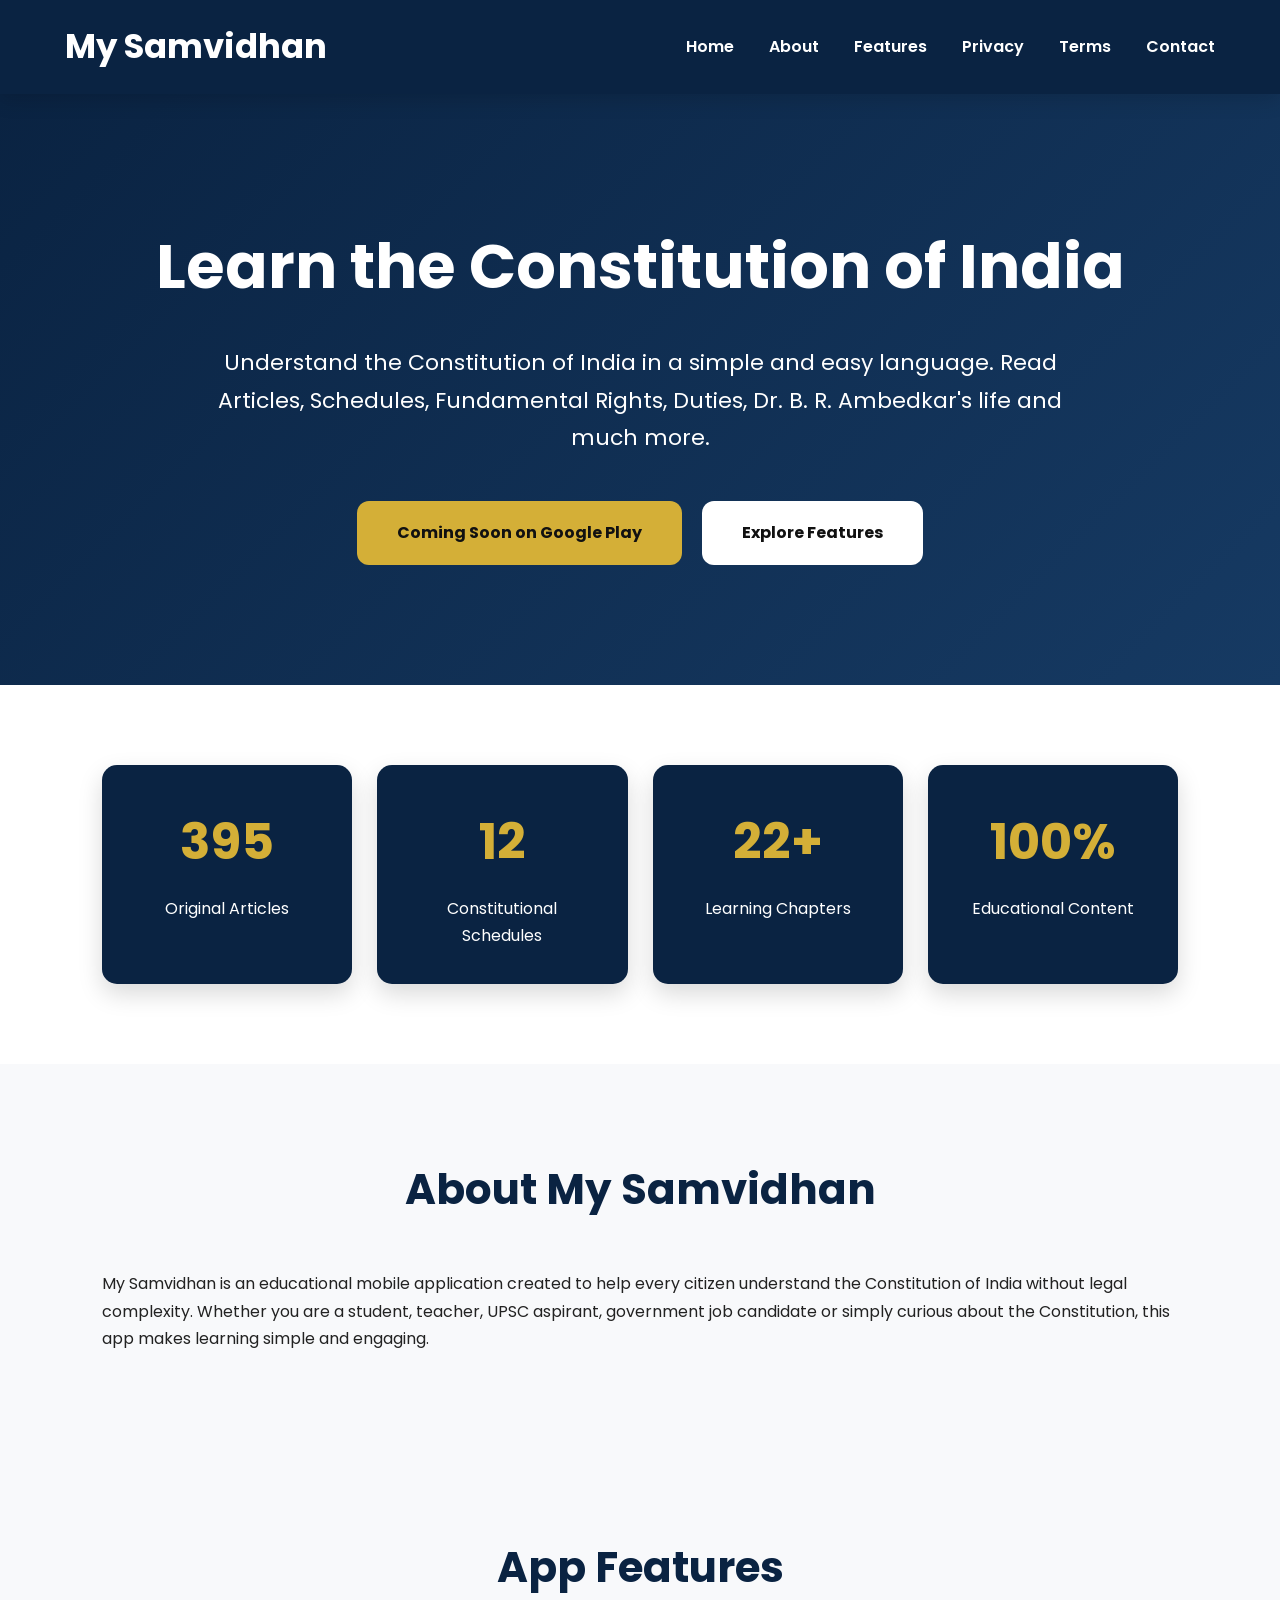
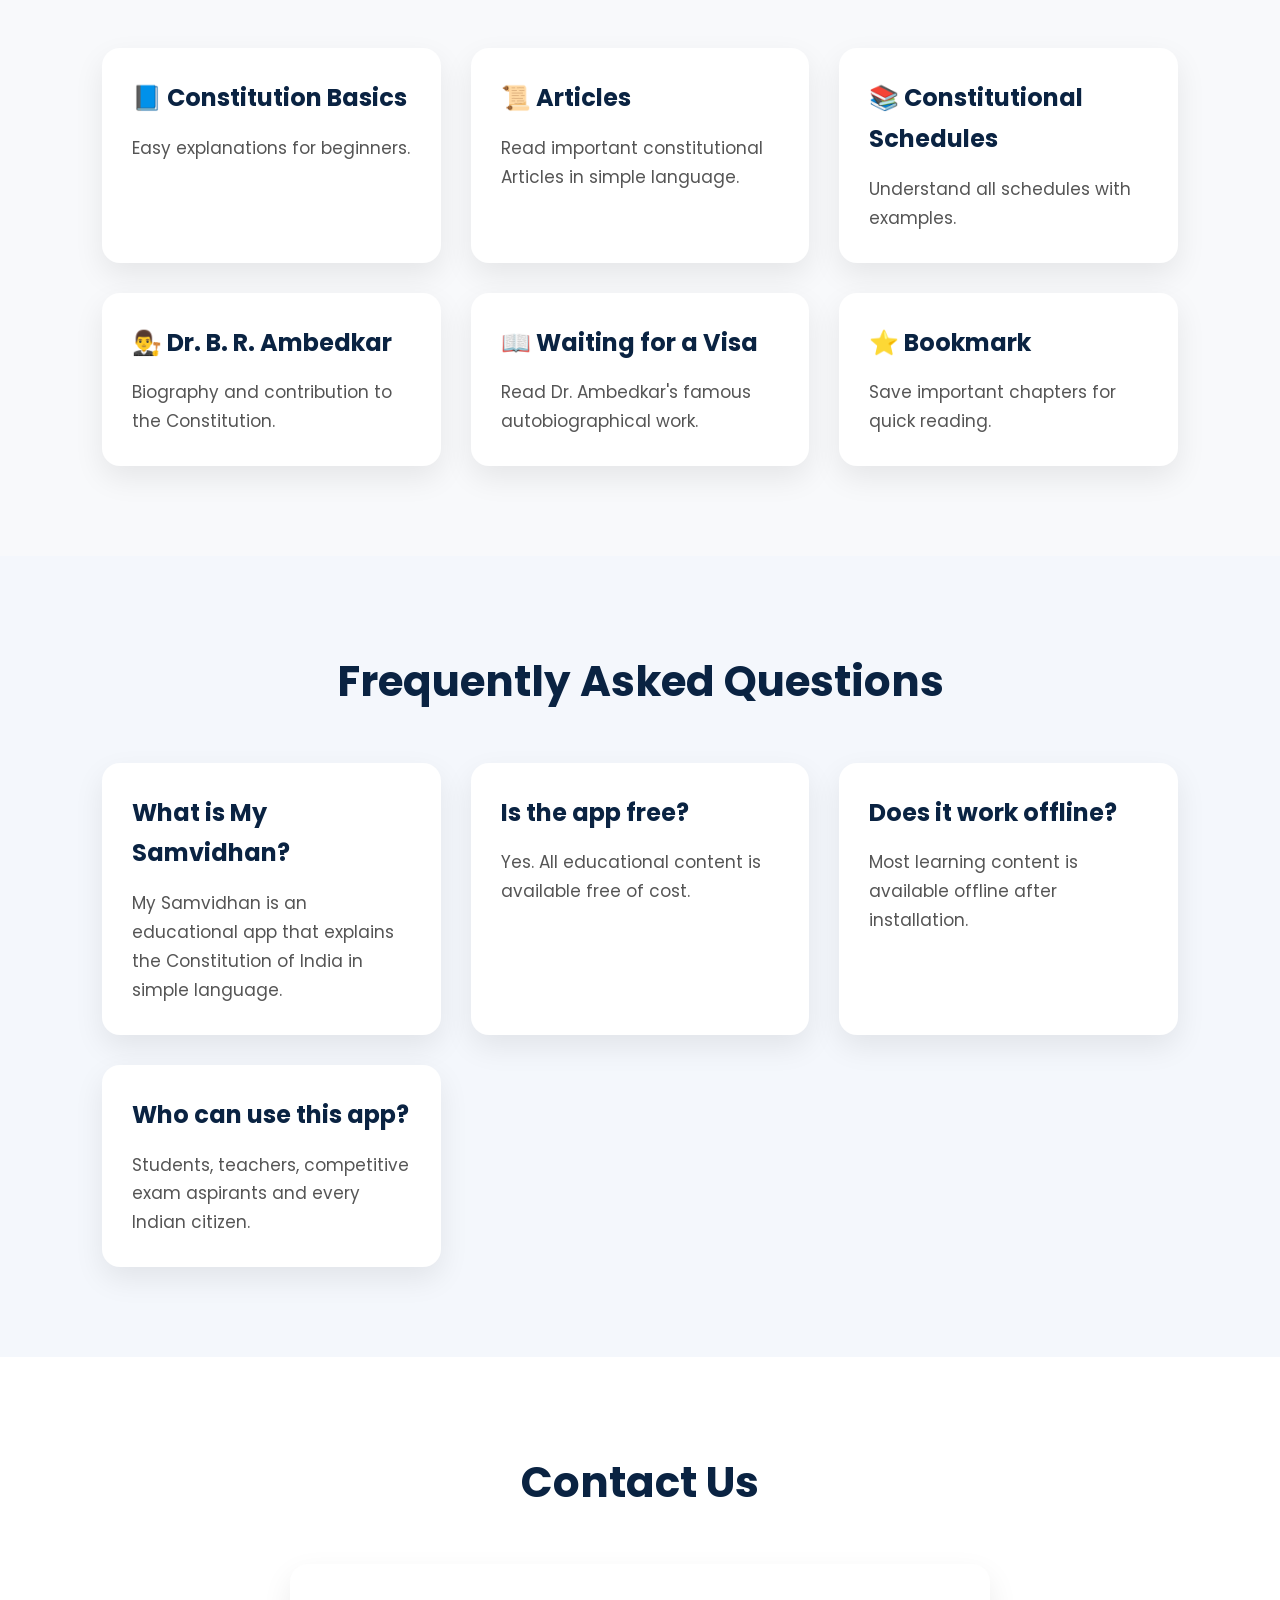
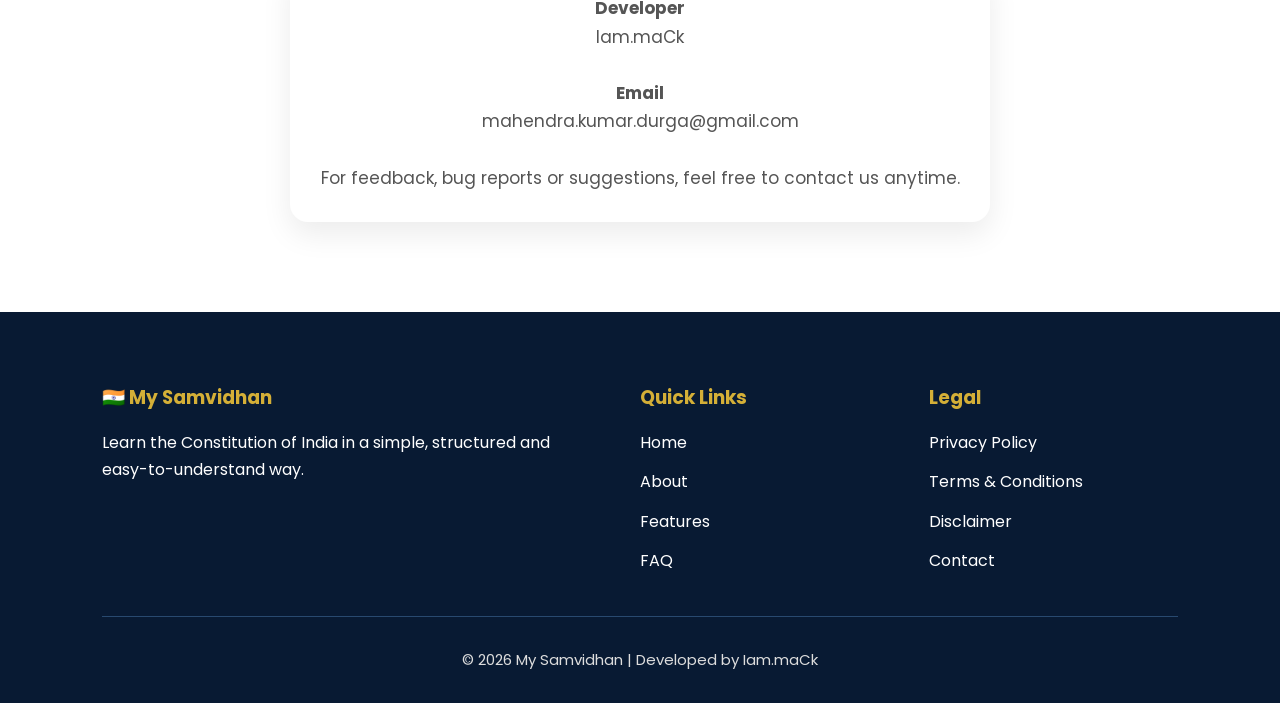
<file: index.html>
<!DOCTYPE html>
<html lang="en">
<head>
<meta charset="UTF-8">
<meta name="viewport" content="width=device-width, initial-scale=1.0">

<title>My Samvidhan - Learn the Constitution of India</title>

<meta name="description" content="Learn the Constitution of India in simple language with Articles, Schedules, Dr. B. R. Ambedkar, Waiting for a Visa and more.">

<link rel="stylesheet" href="style.css">

<link rel="preconnect" href="https://fonts.googleapis.com">
<link rel="preconnect" href="https://fonts.gstatic.com" crossorigin>

<link href="https://fonts.googleapis.com/css2?family=Poppins:wght@300;400;500;600;700;800&display=swap" rel="stylesheet">

</head>

<body>

<header>

<nav class="navbar">

<div class="logo">

<h2>My Samvidhan</h2>

</div>

<ul>

<li><a href="#home">Home</a></li>
  
<li><a href="#about">About</a></li>
  
<li><a href="#features">Features</a></li>
  
<li><a href="privacy-policy.html">Privacy</a></li>
  
<li><a href="terms-and-conditions.html">Terms</a></li>
  
<li><a href="contact.html">Contact</a></li>

</ul>

</nav>

</header>

<main>

<section id="home" class="hero">

<div class="hero-content">

<h1>Learn the Constitution of India</h1>

<p>

Understand the Constitution of India in a simple and easy language.
Read Articles, Schedules, Fundamental Rights, Duties,
Dr. B. R. Ambedkar's life and much more.

</p>

<div class="hero-buttons">

<a href="#" class="btn">

Coming Soon on Google Play

</a>

<a href="#features" class="btn secondary">

Explore Features

</a>

</div>

</div>

</section>

<section class="stats">

<div class="stat-box">

<h2>395</h2>

<p>Original Articles</p>

</div>

<div class="stat-box">

<h2>12</h2>

<p>Constitutional Schedules</p>

</div>

<div class="stat-box">

<h2>22+</h2>

<p>Learning Chapters</p>

</div>

<div class="stat-box">

<h2>100%</h2>

<p>Educational Content</p>

</div>

</section>

<section id="about">

<h2>About My Samvidhan</h2>

<p>

My Samvidhan is an educational mobile application created to help every citizen understand the Constitution of India without legal complexity.

Whether you are a student, teacher, UPSC aspirant, government job candidate or simply curious about the Constitution, this app makes learning simple and engaging.

</p>

</section>

<section id="features">

<h2>App Features</h2>

<div class="cards">

<div class="card">

<h3>📘 Constitution Basics</h3>

<p>

Easy explanations for beginners.

</p>

</div>

<div class="card">

<h3>📜 Articles</h3>

<p>

Read important constitutional Articles in simple language.

</p>

</div>

<div class="card">

<h3>📚 Constitutional Schedules</h3>

<p>

Understand all schedules with examples.

</p>

</div>

<div class="card">

<h3>👨‍⚖️ Dr. B. R. Ambedkar</h3>

<p>

Biography and contribution to the Constitution.

</p>

</div>

<div class="card">

<h3>📖 Waiting for a Visa</h3>

<p>

Read Dr. Ambedkar's famous autobiographical work.

</p>

</div>

<div class="card">

<h3>⭐ Bookmark</h3>

<p>

Save important chapters for quick reading.

</p>

</div>

</div>

</section>
<section id="faq">

<h2>Frequently Asked Questions</h2>

<div class="cards">

<div class="card">
<h3>What is My Samvidhan?</h3>
<p>
My Samvidhan is an educational app that explains the Constitution of India in simple language.
</p>
</div>

<div class="card">
<h3>Is the app free?</h3>
<p>
Yes. All educational content is available free of cost.
</p>
</div>

<div class="card">
<h3>Does it work offline?</h3>
<p>
Most learning content is available offline after installation.
</p>
</div>

<div class="card">
<h3>Who can use this app?</h3>
<p>
Students, teachers, competitive exam aspirants and every Indian citizen.
</p>
</div>

</div>

</section>

<section id="contact">

<h2>Contact Us</h2>

<div class="card">

<p><strong>Developer</strong></p>

<p>Iam.maCk</p>

<br>

<p><strong>Email</strong></p>

<p>mahendra.kumar.durga@gmail.com</p>

<br>

<p>
For feedback, bug reports or suggestions, feel free to contact us anytime.
</p>

</div>

</section>

<footer>

<div class="footer-container">

<div>

<h3>🇮🇳 My Samvidhan</h3>

<p>
Learn the Constitution of India in a simple, structured and easy-to-understand way.
</p>

</div>

<div>

<h3>Quick Links</h3>

<ul>

<li><a href="#home">Home</a></li>

<li><a href="#about">About</a></li>

<li><a href="#features">Features</a></li>

<li><a href="#faq">FAQ</a></li>

</ul>

</div>

<div>

<h3>Legal</h3>

<ul>

<li><a href="privacy-policy.html">Privacy Policy</a></li>

<li><a href="terms-and-conditions.html">Terms & Conditions</a></li>

<li><a href="disclaimer.html">Disclaimer</a></li>

<li><a href="contact.html">Contact</a></li>

</ul>

</div>

</div>

<hr>

<p class="copyright">

© 2026 My Samvidhan | Developed by Iam.maCk

</p>

</footer>

<script src="script.js"></script>

</main>

</body>

</html>
</file>
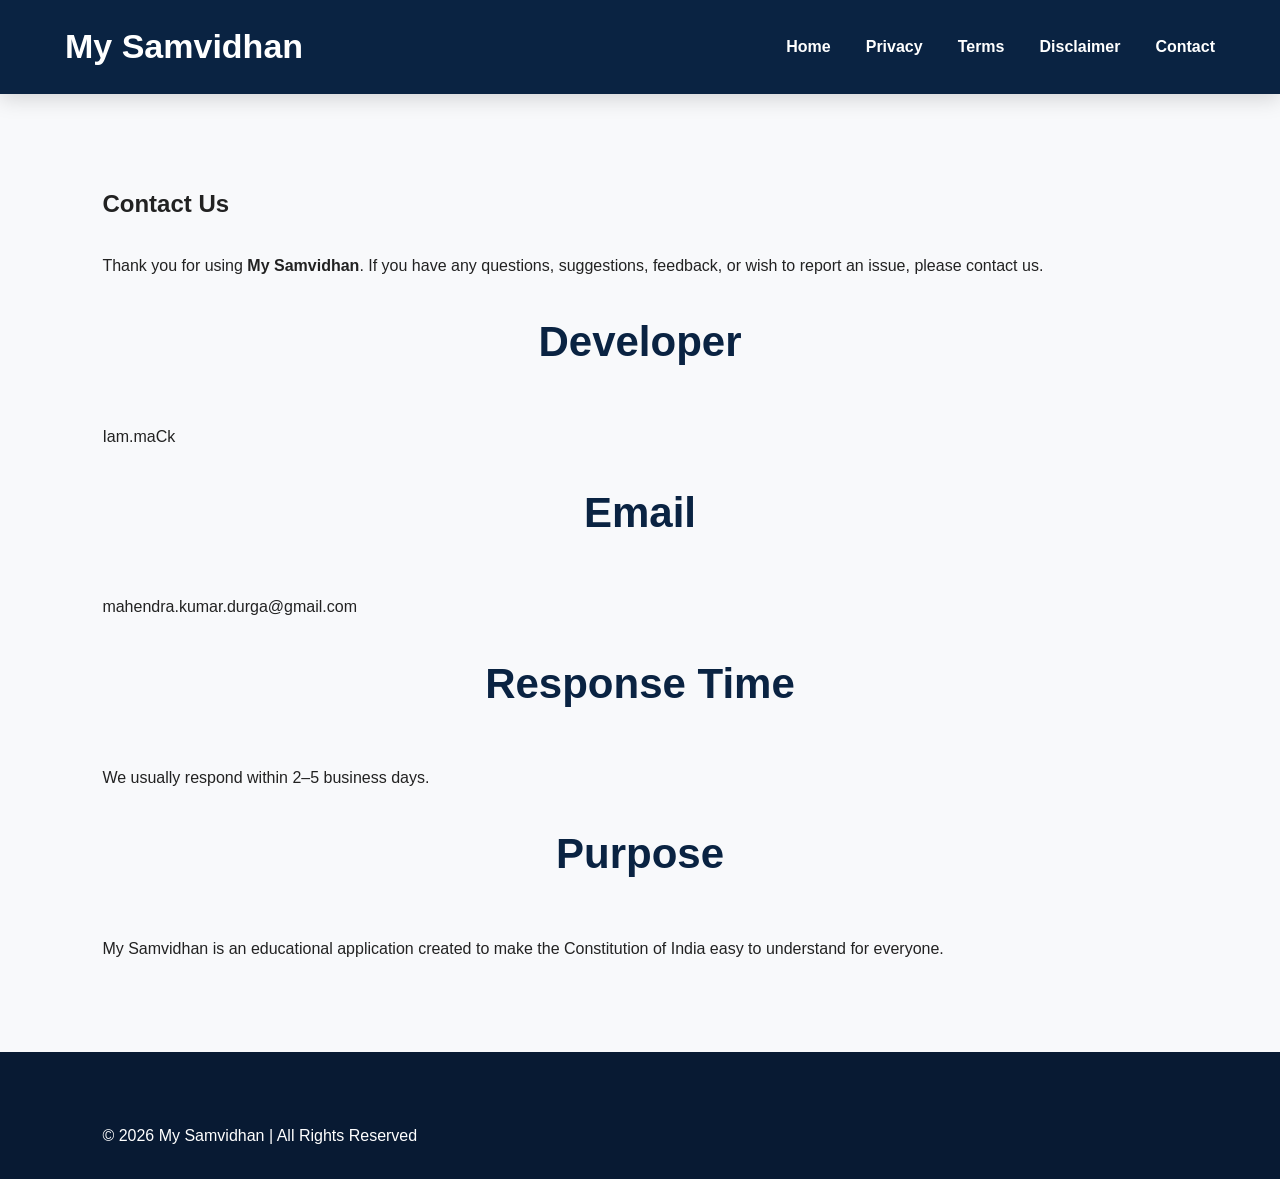
<file: contact.html>
<!DOCTYPE html>
<html lang="en">
<head>

<meta charset="UTF-8">
<meta name="viewport" content="width=device-width, initial-scale=1.0">

<title>Contact Us | My Samvidhan</title>

<link rel="stylesheet" href="style.css">

</head>

<body>

<header>

<nav class="navbar">

<div class="logo">
<h2>My Samvidhan</h2>
</div>

<ul>

<li><a href="index.html">Home</a></li>
<li><a href="privacy-policy.html">Privacy</a></li>
<li><a href="terms-and-conditions.html">Terms</a></li>
<li><a href="disclaimer.html">Disclaimer</a></li>
<li><a href="contact.html">Contact</a></li>

</ul>

</nav>

</header>

<section>

<h1>Contact Us</h1>

<br>

<p>
Thank you for using <strong>My Samvidhan</strong>.
If you have any questions, suggestions, feedback, or wish to report an issue, please contact us.
</p>

<br>

<h2>Developer</h2>

<p>Iam.maCk</p>

<br>

<h2>Email</h2>

<p>
mahendra.kumar.durga@gmail.com
</p>

<br>

<h2>Response Time</h2>

<p>
We usually respond within 2–5 business days.
</p>

<br>

<h2>Purpose</h2>

<p>
My Samvidhan is an educational application created to make the Constitution of India easy to understand for everyone.
</p>

</section>

<footer>

<p>
© 2026 My Samvidhan | All Rights Reserved
</p>

</footer>

</body>

</html>
</file>
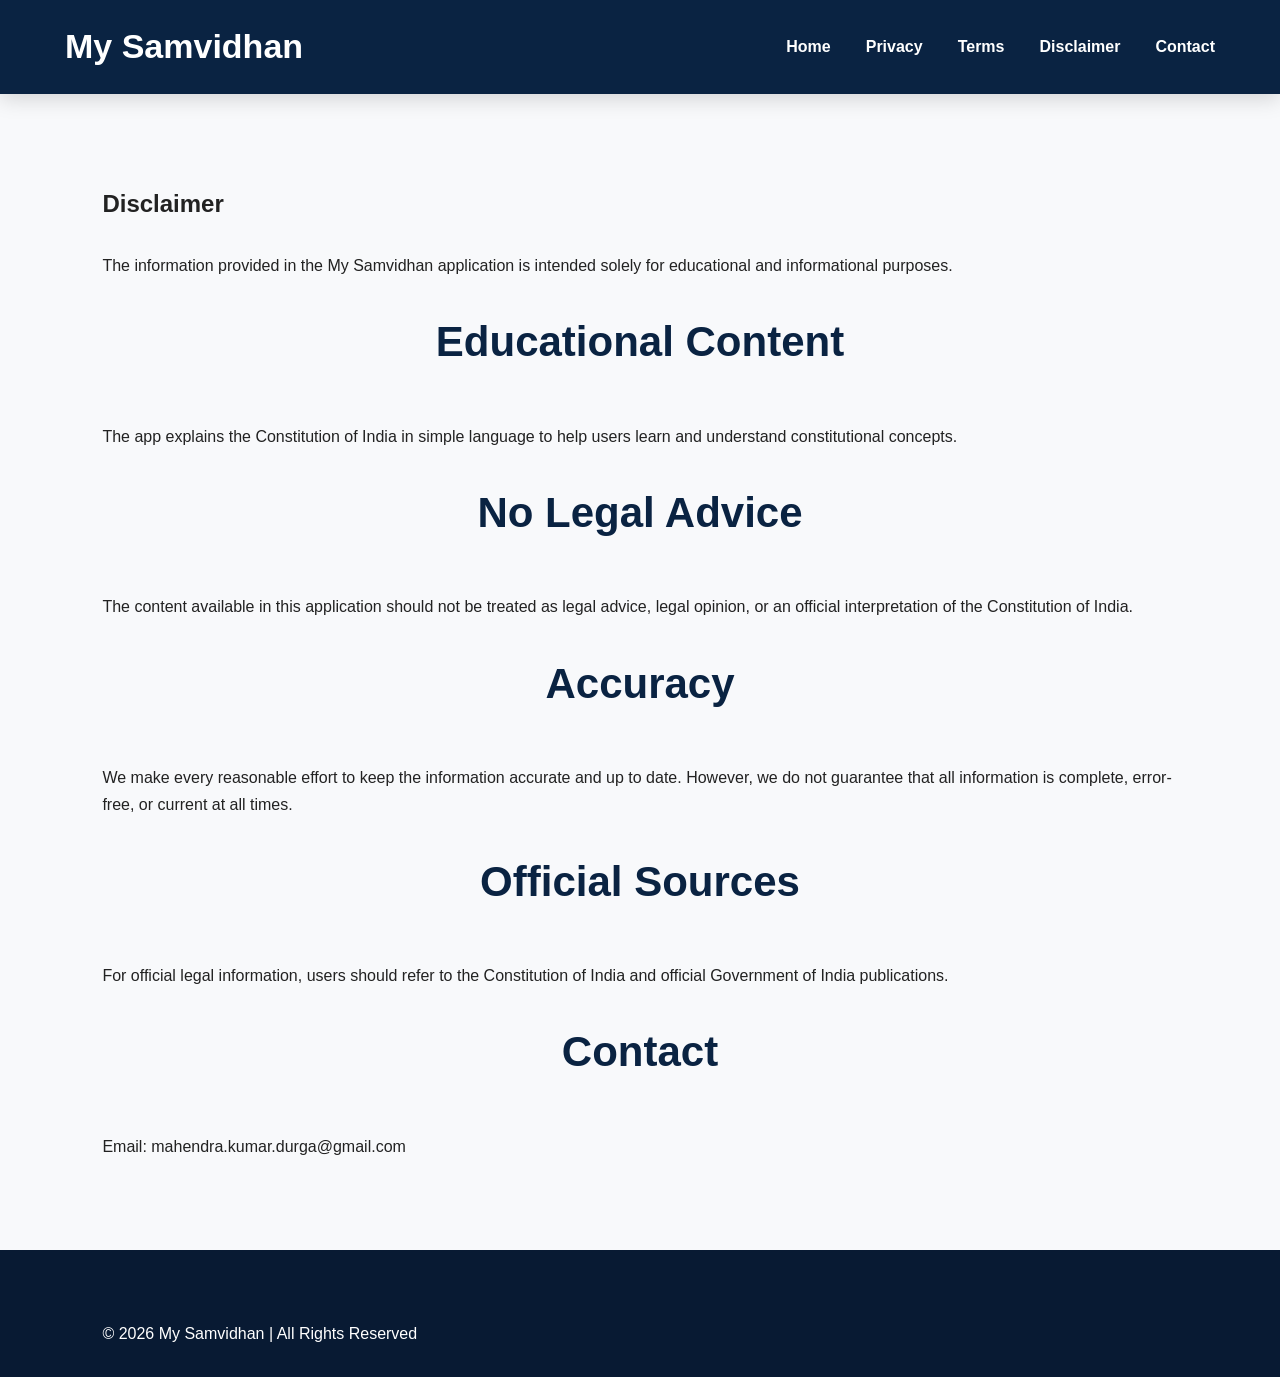
<file: disclaimer.html>
<!DOCTYPE html>
<html lang="en">
<head>

<meta charset="UTF-8">
<meta name="viewport" content="width=device-width, initial-scale=1.0">

<title>Disclaimer | My Samvidhan</title>

<link rel="stylesheet" href="style.css">

</head>

<body>

<header>

<nav class="navbar">

<div class="logo">
<h2> My Samvidhan</h2>
</div>

<ul>
<li><a href="index.html">Home</a></li>
<li><a href="privacy-policy.html">Privacy</a></li>
<li><a href="terms-and-conditions.html">Terms</a></li>
<li><a href="disclaimer.html">Disclaimer</a></li>
<li><a href="contact.html">Contact</a></li>
</ul>

</nav>

</header>

<section>

<h1>Disclaimer</h1>

<br>

<p>
The information provided in the My Samvidhan application is intended solely for educational and informational purposes.
</p>

<br>

<h2>Educational Content</h2>

<p>
The app explains the Constitution of India in simple language to help users learn and understand constitutional concepts.
</p>

<br>

<h2>No Legal Advice</h2>

<p>
The content available in this application should not be treated as legal advice, legal opinion, or an official interpretation of the Constitution of India.
</p>

<br>

<h2>Accuracy</h2>

<p>
We make every reasonable effort to keep the information accurate and up to date. However, we do not guarantee that all information is complete, error-free, or current at all times.
</p>

<br>

<h2>Official Sources</h2>

<p>
For official legal information, users should refer to the Constitution of India and official Government of India publications.
</p>

<br>

<h2>Contact</h2>

<p>
Email: mahendra.kumar.durga@gmail.com
</p>

</section>

<footer>

<p>
© 2026 My Samvidhan | All Rights Reserved
</p>

</footer>

</body>
</html>
</file>
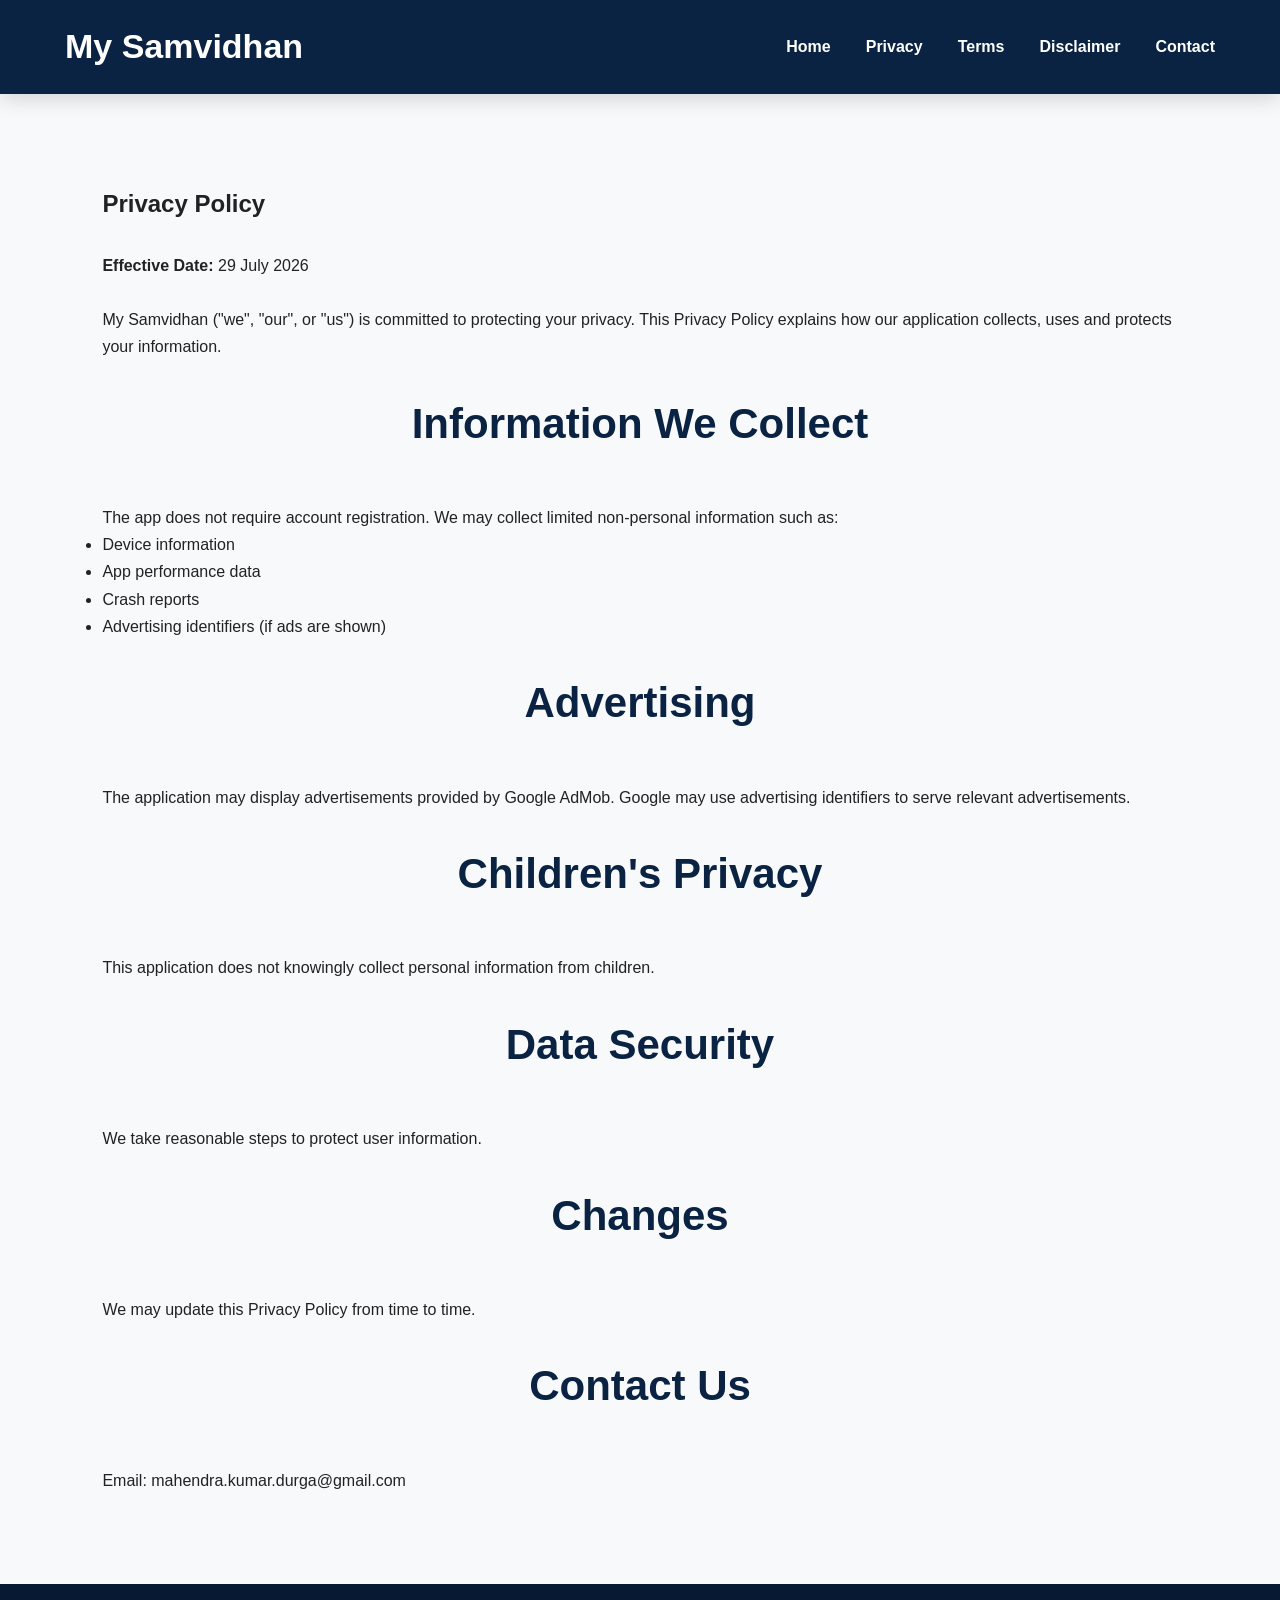
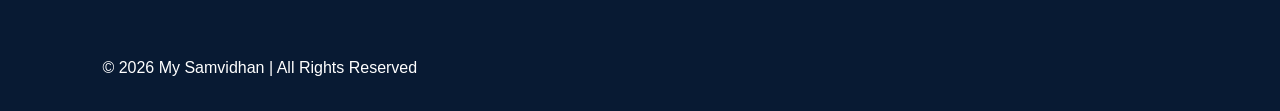
<file: privacy-policy.html>
<!DOCTYPE html>
<html lang="en">

<head>

<meta charset="UTF-8">
<meta name="viewport" content="width=device-width, initial-scale=1.0">

<title>Privacy Policy | My Samvidhan</title>

<link rel="stylesheet" href="style.css">

</head>

<body>

<header>

<nav class="navbar">

<div class="logo">
<h2> My Samvidhan</h2>
</div>

<ul>

<li><a href="index.html">Home</a></li>

<li><a href="privacy-policy.html">Privacy</a></li>

<li><a href="terms-and-conditions.html">Terms</a></li>

<li><a href="disclaimer.html">Disclaimer</a></li>

<li><a href="contact.html">Contact</a></li>

</ul>

</nav>

</header>

<section>

<h1>Privacy Policy</h1>

<br>

<p><strong>Effective Date:</strong> 29 July 2026</p>

<br>

<p>

My Samvidhan ("we", "our", or "us") is committed to protecting your privacy.
This Privacy Policy explains how our application collects, uses and protects your information.

</p>

<br>

<h2>Information We Collect</h2>

<p>

The app does not require account registration.

We may collect limited non-personal information such as:

</p>

<ul>

<li>Device information</li>

<li>App performance data</li>

<li>Crash reports</li>

<li>Advertising identifiers (if ads are shown)</li>

</ul>

<br>

<h2>Advertising</h2>

<p>

The application may display advertisements provided by Google AdMob.

Google may use advertising identifiers to serve relevant advertisements.

</p>

<br>

<h2>Children's Privacy</h2>

<p>

This application does not knowingly collect personal information from children.

</p>

<br>

<h2>Data Security</h2>

<p>

We take reasonable steps to protect user information.

</p>

<br>

<h2>Changes</h2>

<p>

We may update this Privacy Policy from time to time.

</p>

<br>

<h2>Contact Us</h2>

<p>

Email:

mahendra.kumar.durga@gmail.com

</p>

</section>

<footer>

<p>

© 2026 My Samvidhan | All Rights Reserved

</p>

</footer>

</body>

</html>
</file>
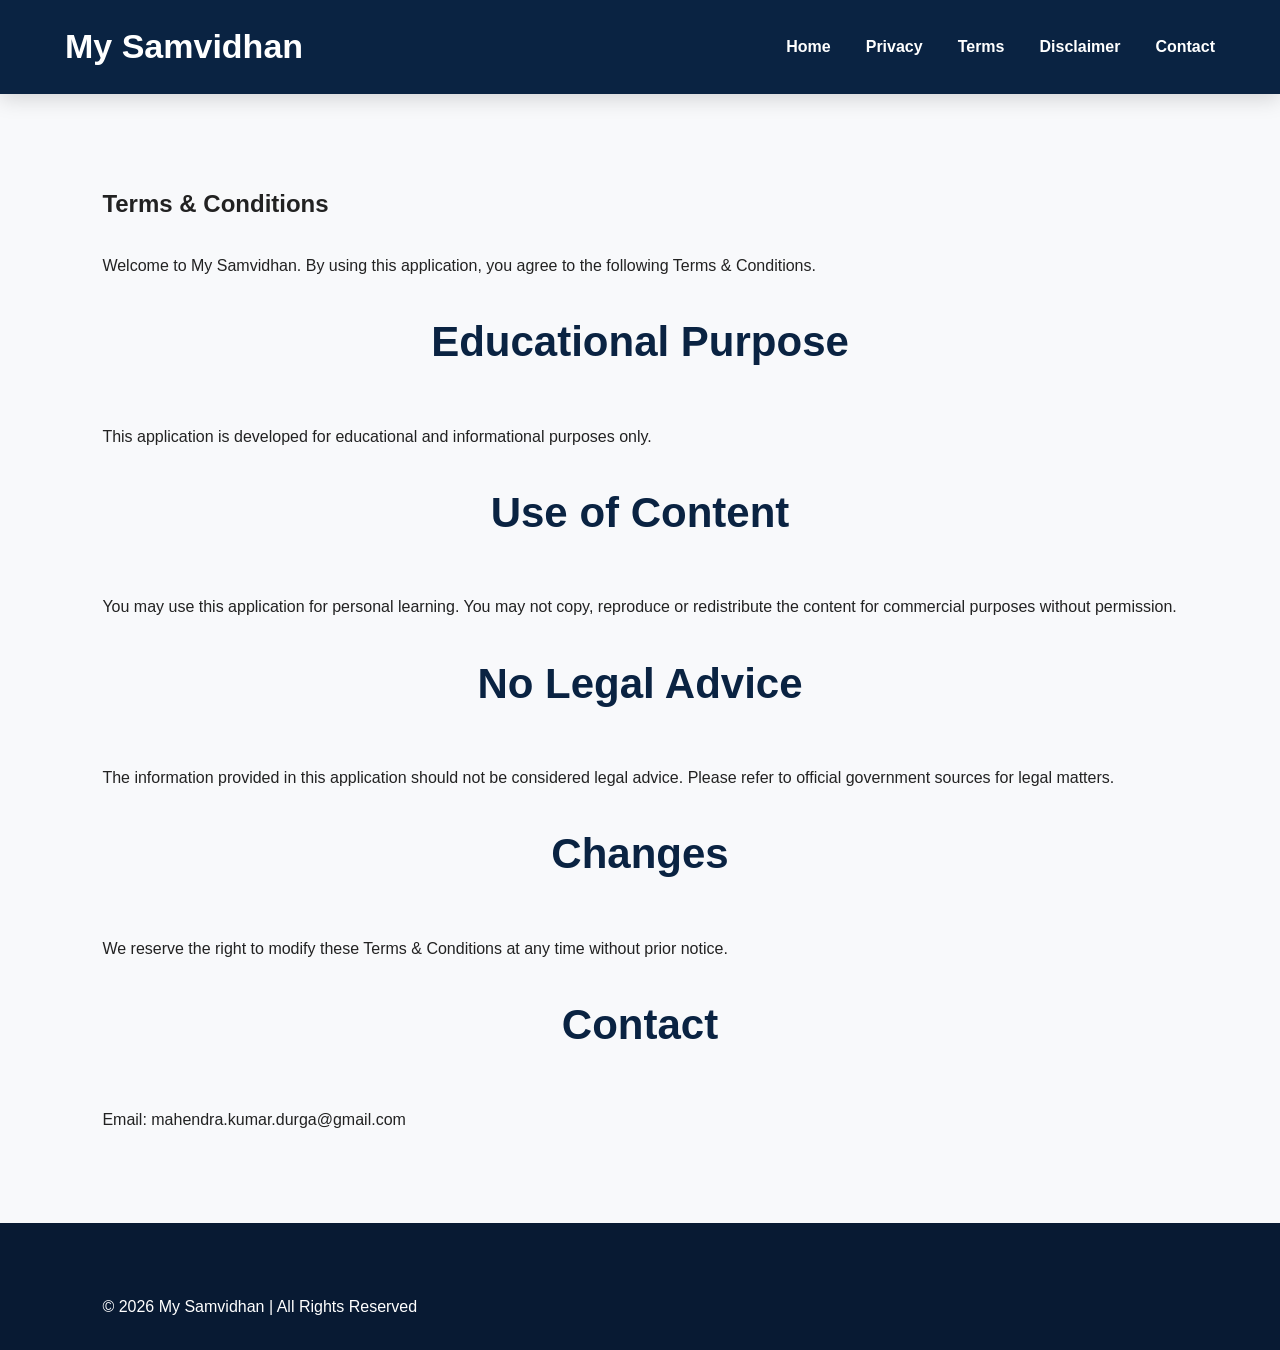
<file: terms-and-conditions.html>
<!DOCTYPE html>
<html lang="en">
<head>

<meta charset="UTF-8">
<meta name="viewport" content="width=device-width, initial-scale=1.0">

<title>Terms & Conditions | My Samvidhan</title>

<link rel="stylesheet" href="style.css">

</head>

<body>

<header>

<nav class="navbar">

<div class="logo">
<h2> My Samvidhan</h2>
</div>

<ul>
<li><a href="index.html">Home</a></li>
<li><a href="privacy-policy.html">Privacy</a></li>
<li><a href="terms-and-conditions.html">Terms</a></li>
<li><a href="disclaimer.html">Disclaimer</a></li>
<li><a href="contact.html">Contact</a></li>
</ul>

</nav>

</header>

<section>

<h1>Terms & Conditions</h1>

<br>

<p>
Welcome to My Samvidhan. By using this application, you agree to the following Terms & Conditions.
</p>

<br>

<h2>Educational Purpose</h2>

<p>
This application is developed for educational and informational purposes only.
</p>

<br>

<h2>Use of Content</h2>

<p>
You may use this application for personal learning. You may not copy, reproduce or redistribute the content for commercial purposes without permission.
</p>

<br>

<h2>No Legal Advice</h2>

<p>
The information provided in this application should not be considered legal advice. Please refer to official government sources for legal matters.
</p>

<br>

<h2>Changes</h2>

<p>
We reserve the right to modify these Terms & Conditions at any time without prior notice.
</p>

<br>

<h2>Contact</h2>

<p>
Email: mahendra.kumar.durga@gmail.com
</p>

</section>

<footer>

<p>
© 2026 My Samvidhan | All Rights Reserved
</p>

</footer>

</body>

</html>
</file>
<file: style.css>
*{
margin:0;
padding:0;
box-sizing:border-box;
font-family:'Poppins',sans-serif;
}

html{
scroll-behavior:smooth;
}

body{
background:#f8f9fb;
color:#222;
line-height:1.7;
}

header{
background:#0A2342;
position:sticky;
top:0;
z-index:999;
box-shadow:0 5px 20px rgba(0,0,0,.15);
}

.navbar{
max-width:1200px;
margin:auto;
display:flex;
justify-content:space-between;
align-items:center;
padding:18px 25px;
}

.logo h2{
color:white;
font-size:34px;
font-weight:700;
}

.navbar ul{
display:flex;
list-style:none;
gap:35px;
}

.navbar a{
color:white;
text-decoration:none;
font-weight:600;
transition:.3s;
}

.navbar a:hover{
color:#D4AF37;
}

.hero{
background:linear-gradient(135deg,#0A2342,#163A63);
padding:120px 25px;
text-align:center;
color:white;
}

.hero h1{
font-size:62px;
margin-bottom:25px;
}

.hero p{
max-width:850px;
margin:auto;
font-size:22px;
}

.hero-buttons{
margin-top:45px;
display:flex;
justify-content:center;
gap:20px;
flex-wrap:wrap;
}

.btn{
padding:18px 40px;
background:#D4AF37;
color:#111;
text-decoration:none;
border-radius:12px;
font-weight:700;
transition:.3s;
}

.btn:hover{
transform:translateY(-5px);
}

.secondary{
background:white;
}

.stats{
display:grid;
grid-template-columns:repeat(4,1fr);
gap:25px;
padding:80px 8%;
background:white;
}

.stat-box{
background:#0A2342;
padding:35px;
border-radius:15px;
text-align:center;
color:white;
box-shadow:0 10px 25px rgba(0,0,0,.15);
}

.stat-box h2{
font-size:50px;
color:#D4AF37;
margin-bottom:10px;
}
section{
padding:90px 8%;
}

section h2{
text-align:center;
font-size:42px;
margin-bottom:45px;
color:#0A2342;
}

.cards{
display:grid;
grid-template-columns:repeat(auto-fit,minmax(280px,1fr));
gap:30px;
}

.card{
background:#fff;
padding:30px;
border-radius:18px;
box-shadow:0 12px 30px rgba(0,0,0,.08);
transition:.35s;
}

.card:hover{
transform:translateY(-10px);
box-shadow:0 18px 40px rgba(0,0,0,.15);
}

.card h3{
color:#0A2342;
margin-bottom:15px;
font-size:24px;
}

.card p{
font-size:17px;
color:#555;
}

#faq{
background:#F4F7FC;
}

#contact{
background:white;
}

#contact .card{
max-width:700px;
margin:auto;
text-align:center;
}

footer{
background:#081A33;
color:white;
padding:70px 8% 30px;
}

.footer-container{
display:grid;
grid-template-columns:2fr 1fr 1fr;
gap:40px;
margin-bottom:30px;
}

.footer-container h3{
margin-bottom:15px;
color:#D4AF37;
}

.footer-container ul{
list-style:none;
padding:0;
}

.footer-container li{
margin-bottom:12px;
}

.footer-container a{
color:white;
text-decoration:none;
transition:.3s;
}

.footer-container a:hover{
color:#D4AF37;
}

footer hr{
border:none;
height:1px;
background:#28496F;
margin:30px 0;
}

.copyright{
text-align:center;
font-size:15px;
color:#ddd;
}

.hidden{
opacity:0;
transform:translateY(40px);
transition:all .8s ease;
}

.show{
opacity:1;
transform:translateY(0);
}

@media(max-width:992px){

.hero h1{
font-size:48px;
}

.hero p{
font-size:18px;
}

.stats{
grid-template-columns:repeat(2,1fr);
}

.footer-container{
grid-template-columns:1fr;
text-align:center;
}

}

@media(max-width:768px){

.navbar{
flex-direction:column;
gap:20px;
}

.navbar ul{
flex-wrap:wrap;
justify-content:center;
gap:18px;
}

.hero{
padding:80px 20px;
}

.hero h1{
font-size:36px;
}

.hero p{
font-size:16px;
}

.hero-buttons{
flex-direction:column;
align-items:center;
}

.stats{
grid-template-columns:1fr;
}

section{
padding:70px 20px;
}

section h2{
font-size:32px;
}

}
</file>
